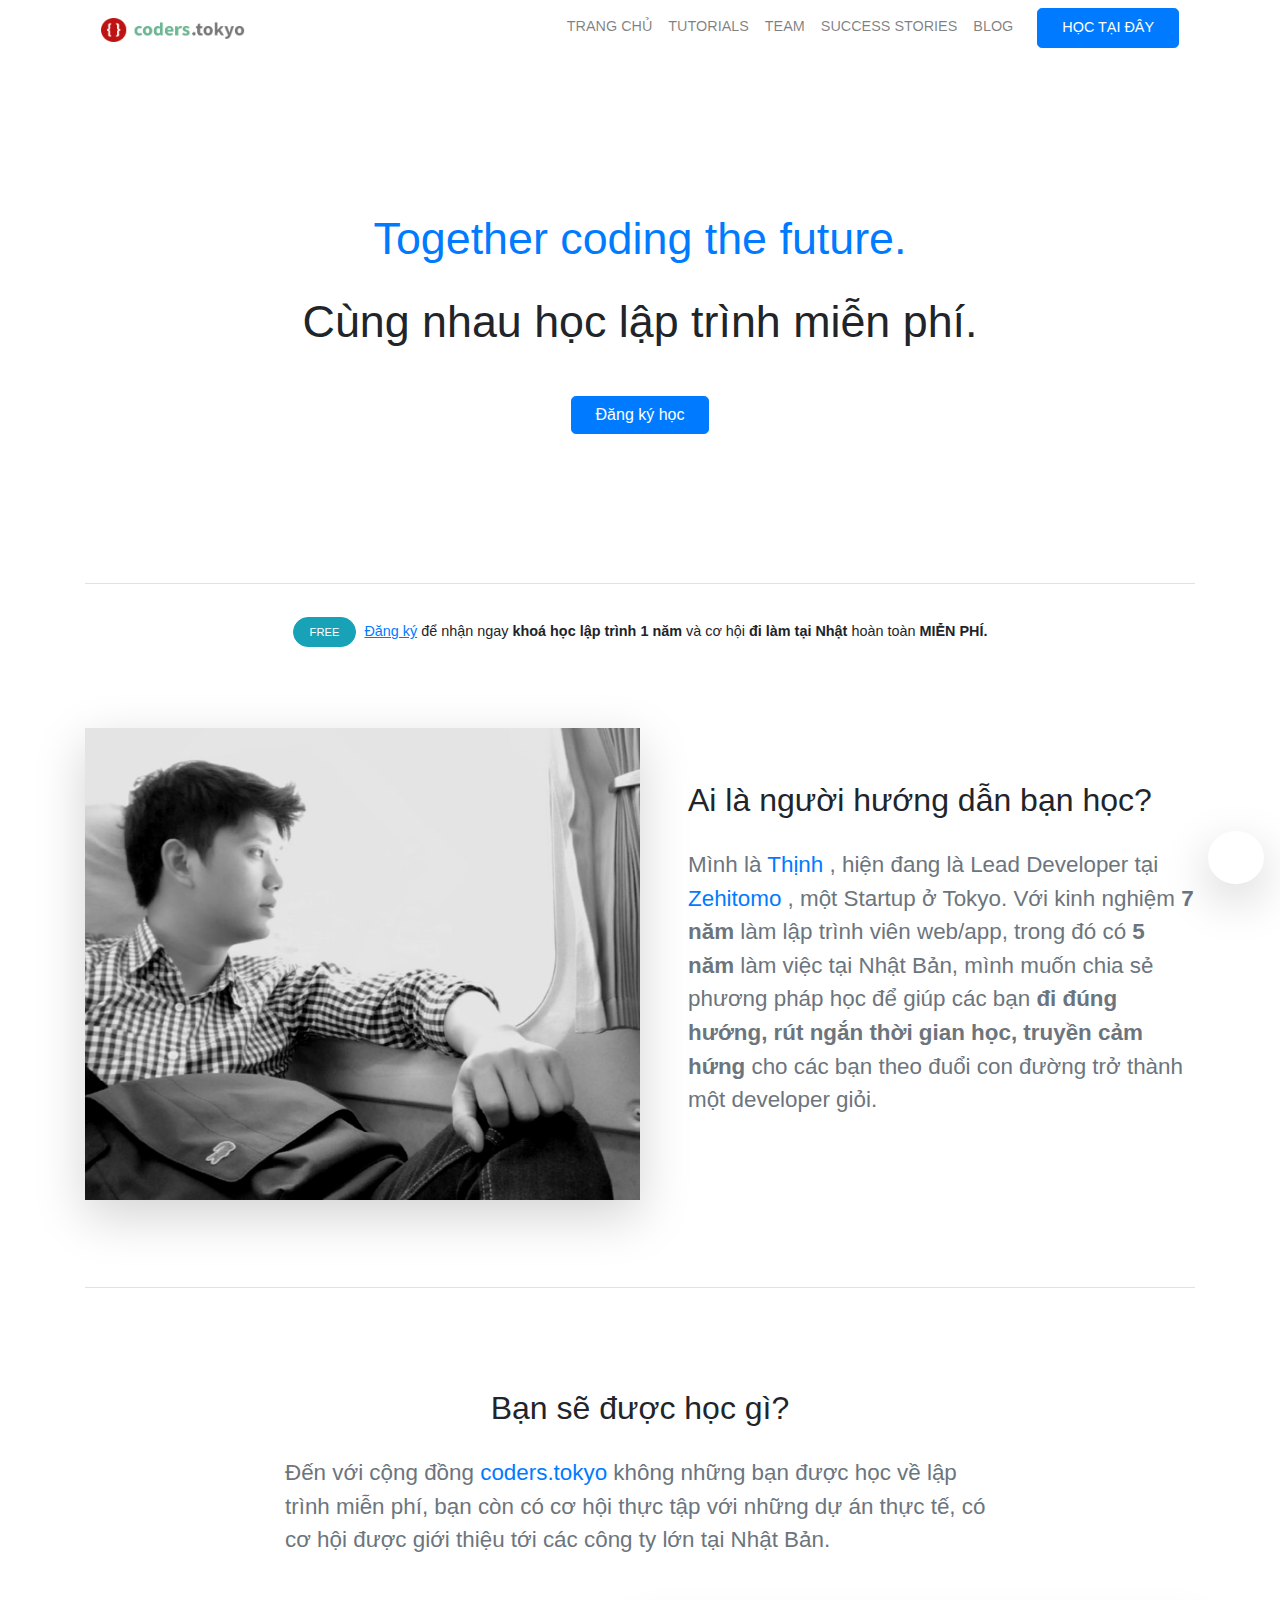
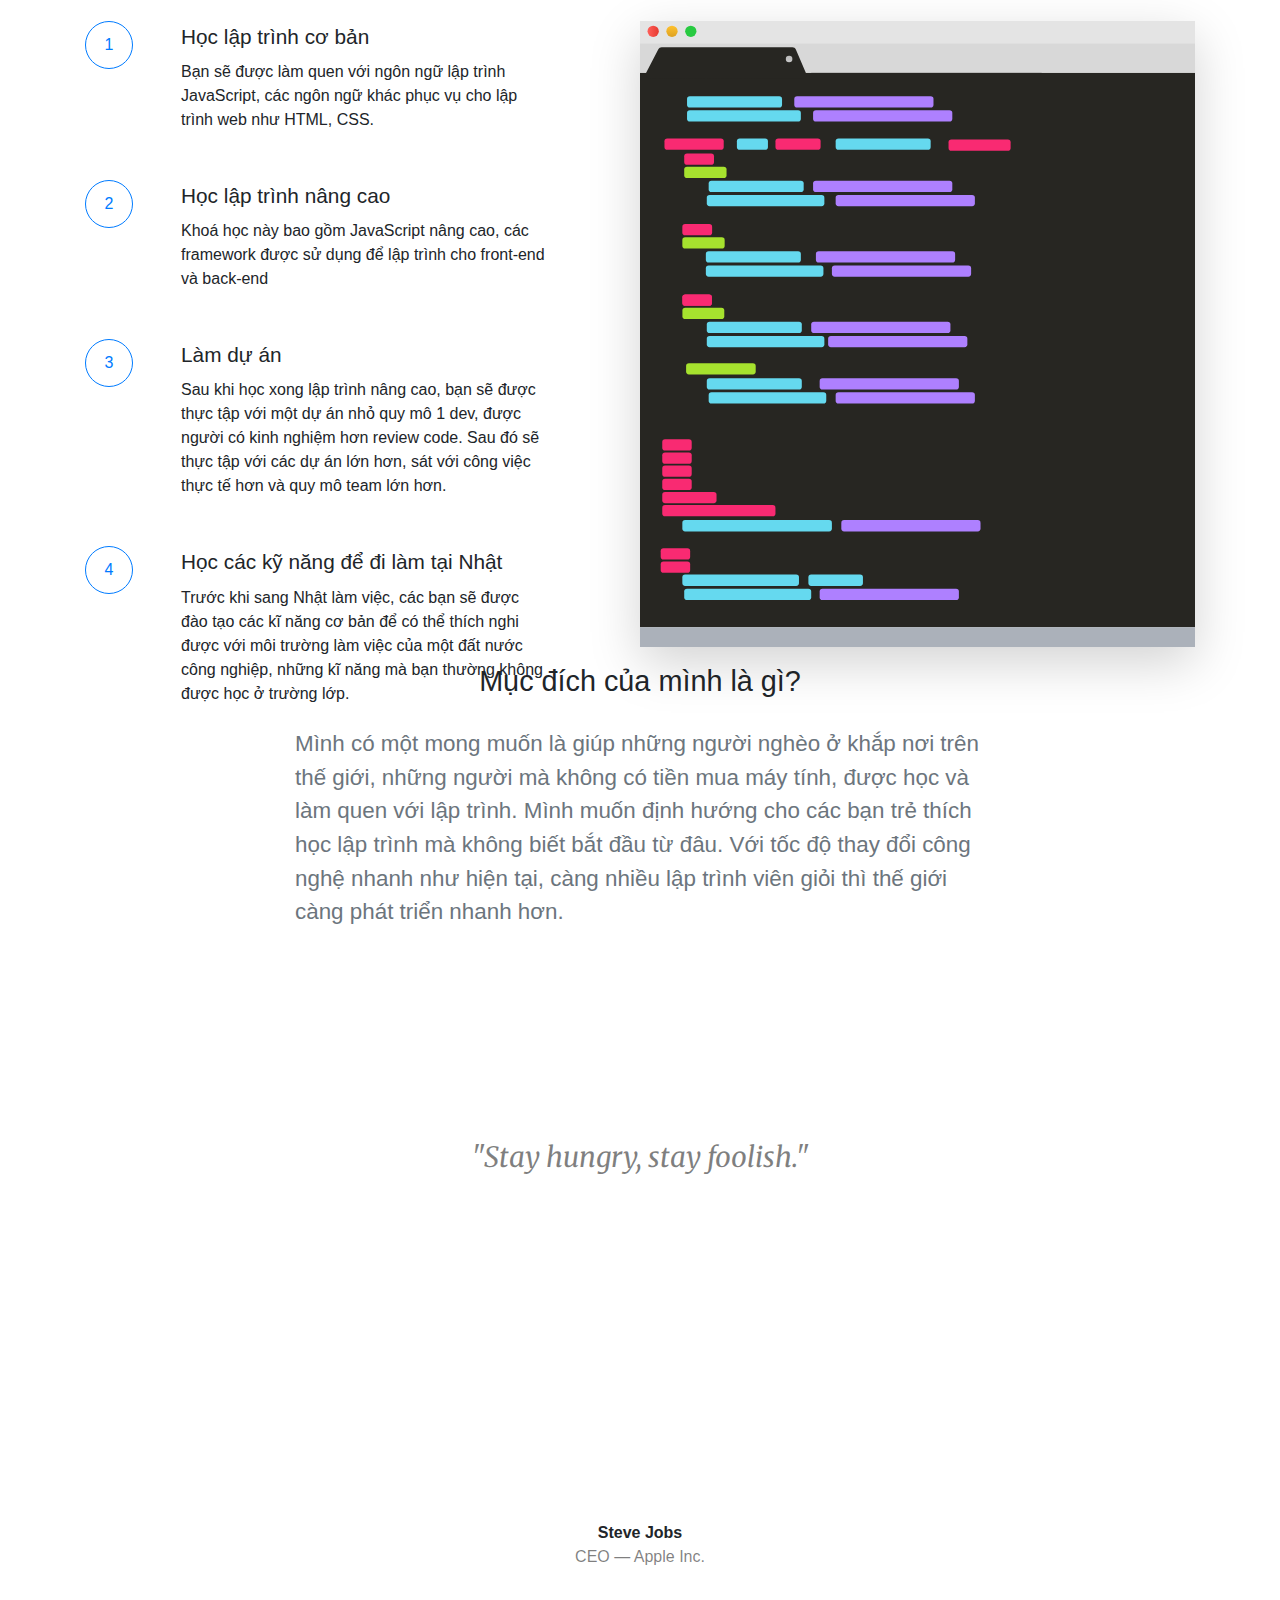
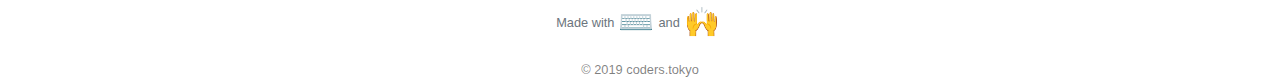
<file: html/index.html>
<!DOCTYPE html>
<html lang="en">
<head>
    <meta charset="UTF-8">
    <meta name="viewport" content="width=device-width, initial-scale=1.0">
    <meta http-equiv="X-UA-Compatible" content="ie=edge">
    <link rel="stylesheet" href="https://stackpath.bootstrapcdn.com/bootstrap/4.3.1/css/bootstrap.min.css" integrity="sha384-ggOyR0iXCbMQv3Xipma34MD+dH/1fQ784/j6cY/iJTQUOhcWr7x9JvoRxT2MZw1T" crossorigin="anonymous">
    <link rel="stylesheet" href="https://use.fontawesome.com/releases/v5.8.2/css/all.css" integrity="sha384-oS3vJWv+0UjzBfQzYUhtDYW+Pj2yciDJxpsK1OYPAYjqT085Qq/1cq5FLXAZQ7Ay" crossorigin="anonymous">
    <link href="https://fonts.googleapis.com/css?family=Merriweather&display=swap" rel="stylesheet">
    <link rel="stylesheet" href="../css/hover.css">
    <link rel="stylesheet" href="../css/style.css">
    <link rel="stylesheet" href="../css/media.css">
    <title>Coders.tokyo - Cộng đồng học lập trình miễn phí | Coders.tokyo - Cộng đồng học lập trình miễn phí</title>
</head>
<body>
    <div class="container">
        <nav class="navbar navbar-expand-md navbar-light flex-lg-row flex-md-column justify-content-md-start align-items-md-start">
            <a class="navbar-brand" href="#">
                <img src="../image/logo@256.png" alt="..." style="width: 9rem; height: 1.5rem">
            </a>
            <button class="navbar-toggler" type="button" data-toggle="collapse" data-target="#navbarTogglerDemo02" aria-controls="navbarTogglerDemo02" aria-expanded="false" aria-label="Toggle navigation">
                <span class="navbar-toggler-icon"></span>
            </button>
            <div class="collapse navbar-collapse width" id="navbarTogglerDemo02">
                <ul class="navbar-nav ml-lg-auto mt-2 mt-lg-0 flex-lg-row flex-md-column width">
                    <li class="nav-item">
                        <ul class="navbar-nav">
                            <li class="nav-item">
                                <a class="nav-link nav-font-size" href="./index.html">TRANG CHỦ</a>
                            </li>
                            <li class="nav-item">
                                <a class="nav-link nav-font-size" href="./tutorials.html">TUTORIALS</a>
                            </li>
                            <li class="nav-item">
                                <a class="nav-link nav-font-size" href="./team.html">TEAM</a>
                            </li>
                            <li class="nav-item">
                                <a class="nav-link nav-font-size" href="./successStories.html">SUCCESS STORIES</a>
                            </li>
                            <li class="nav-item">
                                <a class="nav-link nav-font-size" href="#">BLOG</a>
                            </li>
                        </ul>
                    </li>
                    <li class="nav-item ml-md-auto">
                        <a class="nav-link btn btn-primary text-white pr-4 pl-4 ml-lg-3 mt-md-0 mt-sm-3 rounded-lg nav-font-size" href="#" style="font-weight: 500">HỌC TẠI ĐÂY</a>
                    </li>
                </ul>
            </div>
        </nav>
        <div class="d-flex flex-column justify-content-center align-items-center border-bottom height">
            <div class="d-flex flex-column justify-content-center align-items-center col-lg-8 col-md-7 col-sm-12">
                <p class="m-font-size text-primary" style="text-align: center">Together coding the future.</p>
                <p class="m-font-size" style="text-align: center">Cùng nhau học lập trình miễn phí.</p>
                <a href="#" class="btn btn-primary pl-4 pr-4 rounded-lg mt-4" style="font-weight: 500">Đăng ký học</a>
            </div>
        </div>
        <div class="d-flex flex-row justify-content-center align-items-center mb-5" style="height: 6rem">
            <div class="btn btn-info rounded-pill text-white pr-3 pl-3" style="font-size: 0.7rem; font-weight: 500">FREE</div>
            <div class="b-font-size ml-2" style="text-align: center"><a class="b-font-size mr-1" style="text-decoration: underline" href="#">Đăng ký</a>để nhận ngay <b>khoá học lập trình 1 năm</b> và cơ hội <b>đi làm tại Nhật</b> hoàn toàn <b>MIỄN PHÍ.</b></div>
        </div>
        <div class="border-bottom l-height" style="width: 100%">
            <img class="col-12 col-md-6 float-md-left shadow-lg p-0 mr-5" src="../image/me.jpg" alt="...">
            <div class="d-flex flex-column justify-content-center">
                <div class="mt-lg-5 mt-md-0 mt-5" style="font-size: 2rem">Ai là người hướng dẫn bạn học?</div>
                <p class="mt-4 text-secondary s-font-size">
                    Mình là
                    <a href="#"> Thịnh </a>,
                    hiện đang là Lead Developer tại
                    <a href=""> Zehitomo </a>
                    , một Startup ở Tokyo. Với kinh nghiệm
                    <b>7 năm</b>
                     làm lập trình viên web/app, trong đó có 
                    <b> 5 năm </b>
                    làm việc tại Nhật Bản, mình muốn chia sẻ phương pháp học để giúp các bạn
                    <b> đi đúng hướng, rút ngắn thời gian học, truyền cảm hứng </b>
                    cho các bạn theo đuổi con đường trở thành một developer giỏi.
                </p>
            </div>
        </div>
        <div class="d-flex flex-column justify-content-center align-items-center mt-5">
            <div class="d-flex flex-column justify-content-center align-items-center col-12 col-md-8">
                <div class="mt-lg-5 mt-md-0 mt-5" style="font-size: 2rem">Bạn sẽ được học gì?</div>
                <p class="mt-4 text-secondary s-font-size">
                    Đến với cộng đồng 
                    <a href="#">coders.tokyo</a>
                    không những bạn được học về lập trình miễn phí,
                    bạn còn có cơ hội thực tập với những dự án thực tế, 
                    có cơ hội được giới thiệu tới các công ty lớn tại Nhật Bản.
                </p>
            </div>
            <div class="mt-5 mb-5">
                <img class="shadow-lg col-12 col-md-6 p-0 d-none d-md-flex float-md-right" src="../image/code-editor.svg" alt="..." style="width: 70rem">
                <ul class="list-unstyled">
                   <li>
                       <div class="d-flex flex-row">
                            <div class="mr-5 d-flex flex-column justify-content-center align-items-center border border-primary rounded-circle bg-white text-primary" style="width: 3rem; height: 3rem;">
                                1
                            </div>
                            <div style="width: 23rem">
                                <div style="font-size: 1.3rem">Học lập trình cơ bản</div>
                                <div class="l-font-size mt-2">
                                    Bạn sẽ được làm quen với ngôn ngữ lập trình JavaScript, 
                                    các ngôn ngữ khác phục vụ cho lập trình web như HTML, CSS.
                                </div>
                            </div>
                       </div>
                   </li>
                   <li class="mt-5">
                        <div class="d-flex flex-row">
                             <div class="mr-5 d-flex flex-column justify-content-center align-items-center border border-primary rounded-circle bg-white text-primary" style="width: 3rem; height: 3rem;">
                                 2
                             </div>
                             <div style="width: 23rem">
                                 <div style="font-size: 1.3rem">Học lập trình nâng cao</div>
                                 <div class="l-font-size mt-2">
                                     Khoá học này bao gồm JavaScript nâng cao, 
                                     các framework được sử dụng để lập trình cho front-end và back-end
                                 </div>
                             </div>
                        </div>
                    </li>
                    <li class="mt-5">
                       <div class="d-flex flex-row">
                            <div class="mr-5 d-flex flex-column justify-content-center align-items-center border border-primary rounded-circle bg-white text-primary" style="width: 3rem; height: 3rem;">
                                3
                            </div>
                            <div style="width: 23rem">
                                <div style="font-size: 1.3rem">Làm dự án</div>
                                <div class="l-font-size mt-2">
                                    Sau khi học xong lập trình nâng cao, bạn sẽ được thực tập với một dự án nhỏ quy mô 1 dev, 
                                    được người có kinh nghiệm hơn review code. Sau đó sẽ thực tập với các dự án lớn hơn, 
                                    sát với công việc thực tế hơn và quy mô team lớn hơn.
                                </div>
                            </div>
                       </div>
                   </li>
                   <li class="mt-5">
                        <div class="d-flex flex-row">
                             <div class="mr-5 d-flex flex-column justify-content-center align-items-center border border-primary rounded-circle bg-white text-primary" style="width: 3rem; height: 3rem;">
                                 4
                             </div>
                             <div style="width: 23rem">
                                 <div style="font-size: 1.3rem">Học các kỹ năng để đi làm tại Nhật</div>
                                 <div class="l-font-size mt-2">
                                        Trước khi sang Nhật làm việc, 
                                        các bạn sẽ được đào tạo các kĩ năng cơ bản để có thể thích nghi được 
                                        với môi trường làm việc của một đất nước công nghiệp, 
                                        những kĩ năng mà bạn thường không được học ở trường lớp.
                                 </div>
                             </div>
                        </div>
                    </li> 
                </ul>
            </div>
        </div>
        <div class="container">
            <div class="d-flex flex-column justify-content-center align-items-center" style="height: 50rem;">
                <div class="d-flex flex-column justify-content-center align-items-center">
                    <div class="d-flex flex-column justify-content-center align-items-center">
                        <div style="font-size: 1.8rem">Mục đích của mình là gì?</div>
                        <div class="col-12 col-md-8 s-font-size text-secondary mt-4 mb-5">
                            Mình có một mong muốn là giúp những người nghèo ở khắp nơi trên thế giới, 
                            những người mà không có tiền mua máy tính, 
                            được học và làm quen với lập trình. 
                            Mình muốn định hướng cho các bạn trẻ thích học lập trình mà không biết bắt đầu từ đâu. 
                            Với tốc độ thay đổi công nghệ nhanh như hiện tại, 
                            càng nhiều lập trình viên giỏi thì thế giới càng phát triển nhanh hơn.</div>
                        <div class="text-black-50 m-font col-md-8 col-12">
                            <i>"Stay hungry, stay foolish."</i>
                        </div>
                        <div class="d-flex flex-column justify-content-center align-items-center mt-4">
                            <b>Steve Jobs</b>
                            <div class="text-black-50">CEO — Apple Inc.</div>
                        </div>
                        <div class="d-flex flex-row justify-content-start align-items-center">
                            <a class="m-3 icon-footer" href="#"><i class="fab fa-facebook-f"></i></a>
                            <a class="m-3 icon-footer" href="#"><i class="fab fa-youtube"></i></a>
                            <a class="m-3 icon-footer" href="#"><i class="fab fa-instagram"></i></a>
                        </div>
                        <div class="d-flex flex-row justify-content-center align-items-center">
                            <p class="mr-1 text-secondary" style="font-size: 0.8rem">Made with</p> 
                            <p class="mr-1" style="font-size: 1.8rem"> ⌨️ </p>
                            <p class="mr-1 text-secondary" style="font-size: 0.8rem">and</p> 
                            <p class="mr-1" style="font-size: 1.8rem">🙌</p>  
                        </div>
                        <div class="text-black-50" style="font-size: 0.8rem">
                            © 2019 coders.tokyo
                        </div>
                    </div>
                </div>
            </div>
        </div>
        <div id="chat-box" class="d-none flex-column justify-content-start align-items-center rounded-lg position-fixed bg-white shadow-lg" style="height: 30rem; width: 20rem; bottom: 1rem; right: 1rem;">
            <div class="d-flex flex-row justify-content-between mt-2 chat-box-header" style="width: 95%">
                <div class="d-flex flex-row">
                    <img src="../image/team-TAKF2JHMF" alt="..." style="height: 1.5rem; width: 1.5rem">
                    <p class="ml-1" style="font-size: 1rem; cursor: text;">Bạn cần giúp gì?</p>
                </div>
                <div id="chat-close">
                    <i class="fas fa-times mr-2 chat-close p-1" style="font-size: 0.8rem; cursor: pointer;"></i>
                </div>
            </div>
            <div class="d-flex flex-column border-bottom" style="width: 100%; height: 25rem;">
                <div class="d-flex flex-column justify-content-center align-items-center" style="width: 100%; height: 22rem">
                    <i class="far fa-comments text-black-50" style="font-size: 2rem"></i>
                    <div class="mt-2 text-black-50" style="text-align: center; width: 70%">Send a message, and we’ll reply as soon as we can.</div>
                </div>
                <a class="chat-link" style="width: 100%; font-size: 0.8rem; text-align: center" href="#">powered by <i class="far fa-comment" style="font-size: 0.8"></i> smallchat</a>
            </div>
            <div class="d-flex flex-row align-items-center">
                <input class="border-0 p-3 text-black-50" style="width: 14rem" type="text" placeholder="Send a message...">
                <i class="far fa-smile-beam ml-1 text-black-50 chat-sp" style="font-size: 1.2rem; cursor: pointer;"></i>
                <i class="fas fa-angle-double-right ml-2 text-black-50 chat-sp" style="font-size: 1.2rem; cursor: pointer"></i>
            </div>
        </div>
        <div id="chat-button" class="d-flex flex-column justify-content-center align-items-center rounded-circle position-fixed shadow-lg" style="height: 3.3rem; width: 3.5rem; bottom: 1rem; right: 1rem; cursor: pointer;">
            <i class="far fa-comment" style="font-size: 1.5rem"></i>
        </div>
    </div>
    <script src="../js/chat.js"></script>
    <script src="https://code.jquery.com/jquery-3.3.1.slim.min.js" integrity="sha384-q8i/X+965DzO0rT7abK41JStQIAqVgRVzpbzo5smXKp4YfRvH+8abtTE1Pi6jizo" crossorigin="anonymous"></script>
    <script src="https://cdnjs.cloudflare.com/ajax/libs/popper.js/1.14.7/umd/popper.min.js" integrity="sha384-UO2eT0CpHqdSJQ6hJty5KVphtPhzWj9WO1clHTMGa3JDZwrnQq4sF86dIHNDz0W1" crossorigin="anonymous"></script>
    <script src="https://stackpath.bootstrapcdn.com/bootstrap/4.3.1/js/bootstrap.min.js" integrity="sha384-JjSmVgyd0p3pXB1rRibZUAYoIIy6OrQ6VrjIEaFf/nJGzIxFDsf4x0xIM+B07jRM" crossorigin="anonymous"></script>
</body>
</html>
</file>
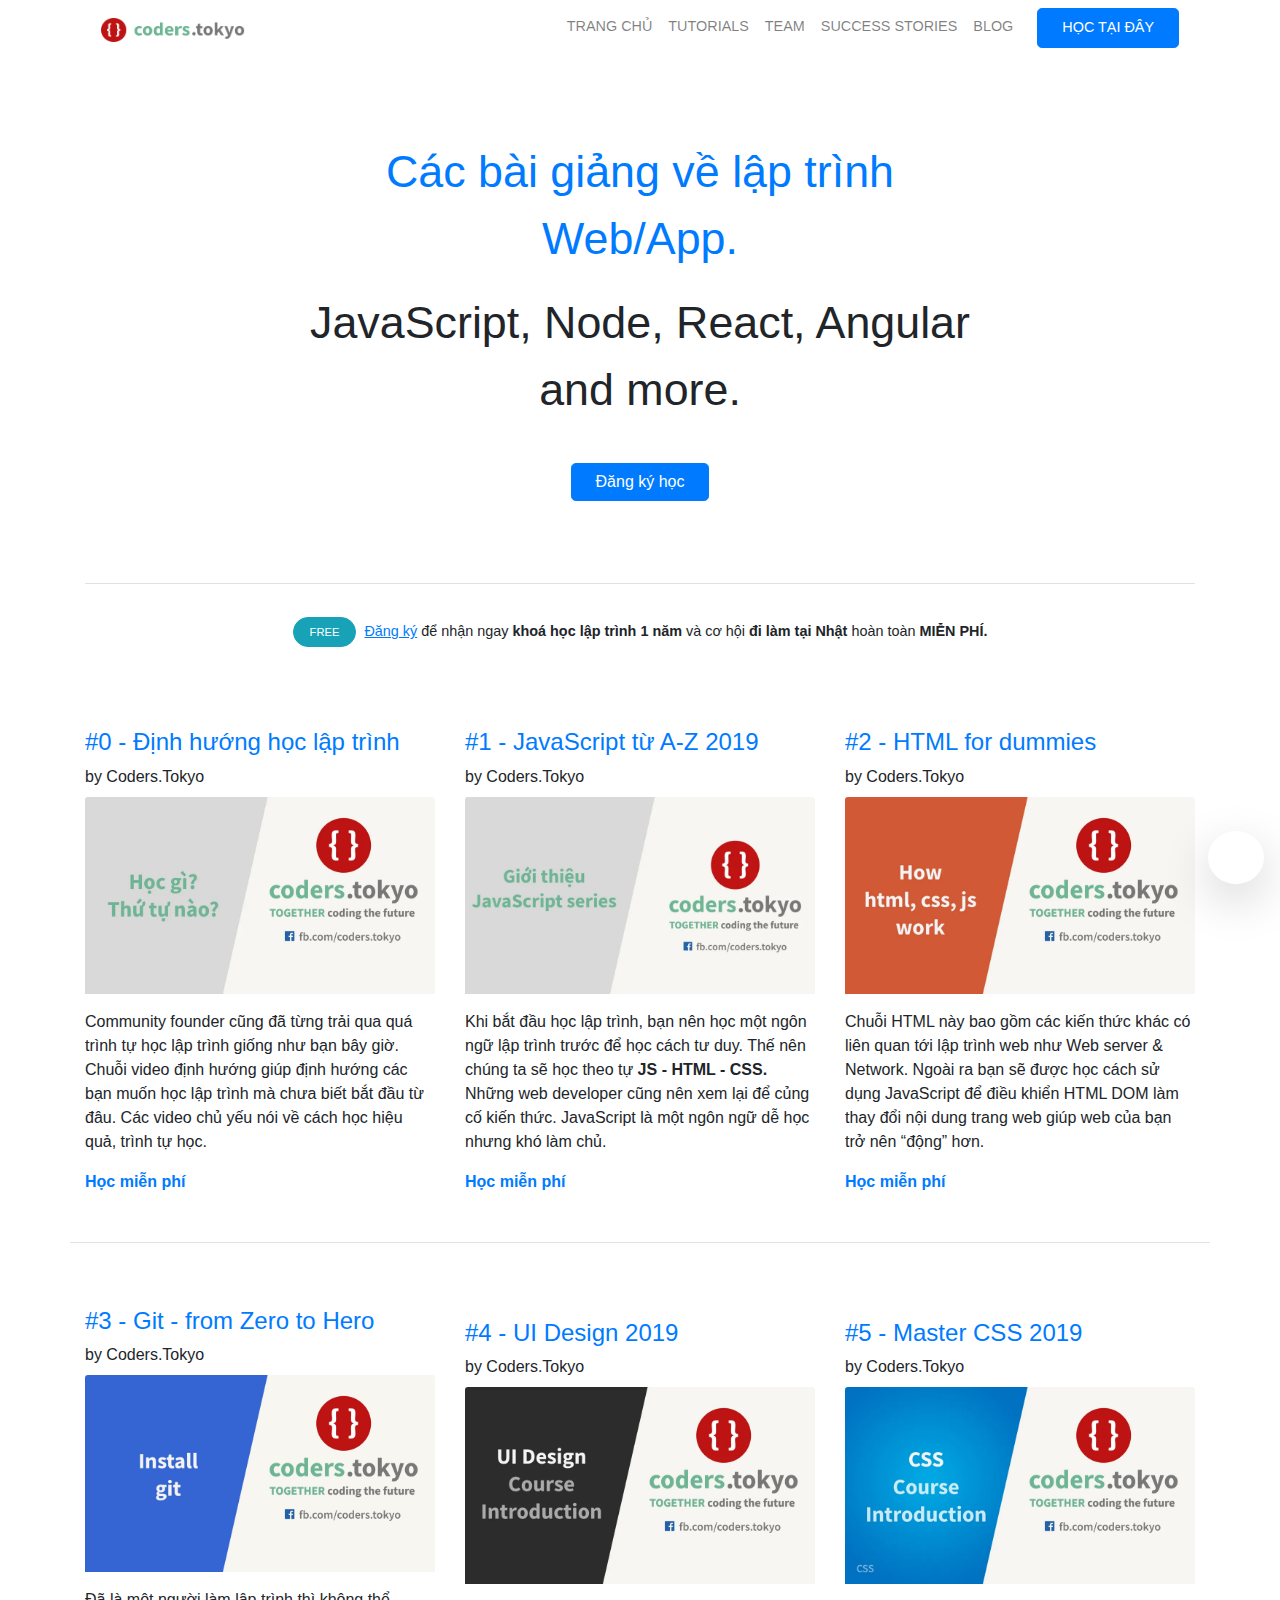
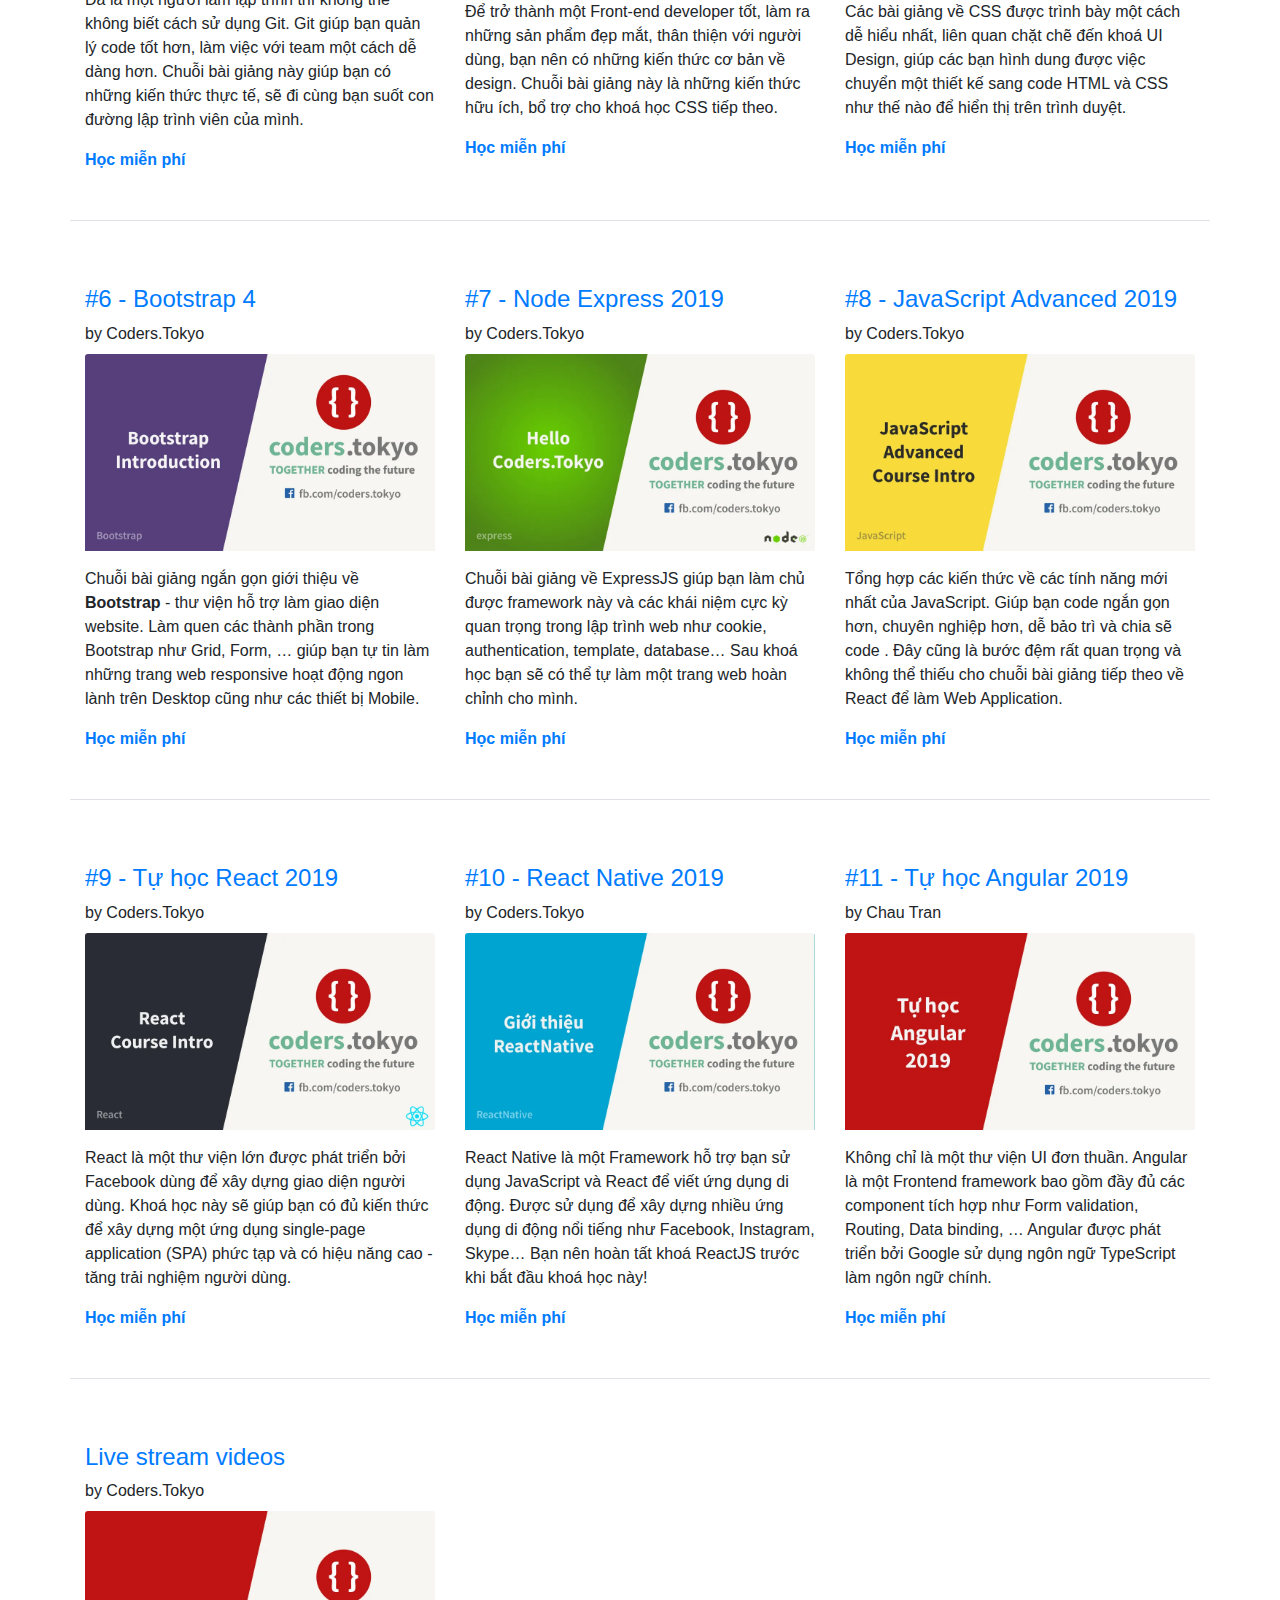
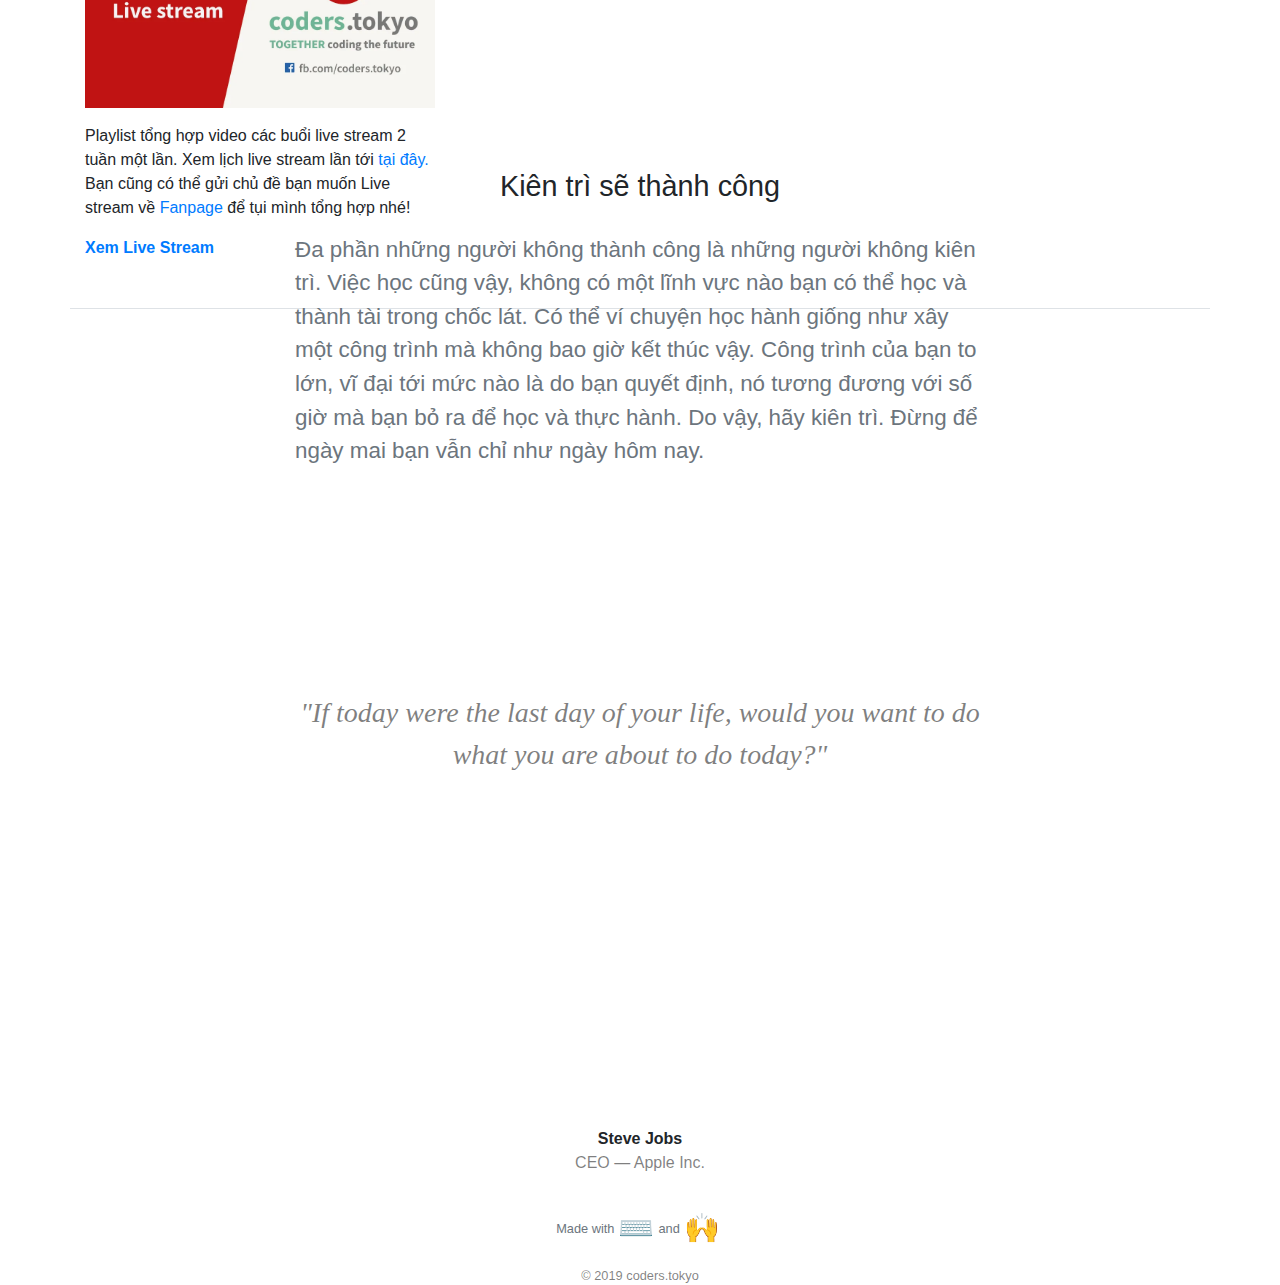
<file: html/tutorials.html>
<!DOCTYPE html>
<html lang="en">
<head>
    <meta charset="UTF-8">
    <meta name="viewport" content="width=device-width, initial-scale=1.0">
    <meta http-equiv="X-UA-Compatible" content="ie=edge">
    <link rel="stylesheet" href="https://stackpath.bootstrapcdn.com/bootstrap/4.3.1/css/bootstrap.min.css" integrity="sha384-ggOyR0iXCbMQv3Xipma34MD+dH/1fQ784/j6cY/iJTQUOhcWr7x9JvoRxT2MZw1T" crossorigin="anonymous">
    <link rel="stylesheet" href="https://use.fontawesome.com/releases/v5.8.2/css/all.css" integrity="sha384-oS3vJWv+0UjzBfQzYUhtDYW+Pj2yciDJxpsK1OYPAYjqT085Qq/1cq5FLXAZQ7Ay" crossorigin="anonymous">
    <link rel="stylesheet" href="../css/hover.css">
    <link rel="stylesheet" href="../css/style.css">
    <link rel="stylesheet" href="../css/media.css">
    <title>Các bài giảng miễn phí về lập trình Web/App | Coders.tokyo - Cộng đồng học lập trình miễn phí</title>
</head>
<body>
    <div class="container">
        <nav class="navbar navbar-expand-md navbar-light flex-lg-row flex-md-column justify-content-md-start align-items-md-start">
            <a class="navbar-brand" href="#">
                <img src="../image/logo@256.png" alt="..." style="width: 9rem; height: 1.5rem">
            </a>
            <button class="navbar-toggler" type="button" data-toggle="collapse" data-target="#navbarTogglerDemo02" aria-controls="navbarTogglerDemo02" aria-expanded="false" aria-label="Toggle navigation">
                <span class="navbar-toggler-icon"></span>
            </button>
            <div class="collapse navbar-collapse width" id="navbarTogglerDemo02">
                <ul class="navbar-nav ml-lg-auto mt-2 mt-lg-0 flex-lg-row flex-md-column width">
                    <li class="nav-item">
                        <ul class="navbar-nav">
                            <li class="nav-item">
                                <a class="nav-link nav-font-size" href="./index.html">TRANG CHỦ</a>
                            </li>
                            <li class="nav-item">
                                <a class="nav-link nav-font-size" href="./tutorials.html">TUTORIALS</a>
                            </li>
                            <li class="nav-item">
                                <a class="nav-link nav-font-size" href="./team.html">TEAM</a>
                            </li>
                            <li class="nav-item">
                                <a class="nav-link nav-font-size" href="./successStories.html">SUCCESS STORIES</a>
                            </li>
                            <li class="nav-item">
                                <a class="nav-link nav-font-size" href="#">BLOG</a>
                            </li>
                        </ul>
                    </li>
                    <li class="nav-item ml-md-auto">
                        <a class="nav-link btn btn-primary text-white pr-4 pl-4 ml-lg-3 mt-md-0 mt-sm-3 rounded-lg nav-font-size" href="#" style="font-weight: 500">HỌC TẠI ĐÂY</a>
                    </li>
                </ul>
            </div>
        </nav>
        <div class="d-flex flex-column justify-content-center align-items-center border-bottom height">
            <div class="d-flex flex-column justify-content-center align-items-center col-lg-8 col-md-7 col-sm-12">
                <p class="m-font-size text-primary" style="text-align: center">Các bài giảng về lập trình Web/App.</p>
                <p class="m-font-size" style="text-align: center">JavaScript, Node, React, Angular and more.</p>
                <a href="#" class="btn btn-primary pl-4 pr-4 rounded-lg mt-4" style="font-weight: 500">Đăng ký học</a>
            </div>
        </div>
        <div class="d-flex flex-row justify-content-center align-items-center" style="height: 6rem">
            <div class="btn btn-info rounded-pill text-white pr-3 pl-3" style="font-size: 0.7rem; font-weight: 500">FREE</div>
            <div class="b-font-size ml-2" style="text-align: center"><a class="b-font-size mr-1" style="text-decoration: underline" href="#">Đăng ký</a>để nhận ngay <b>khoá học lập trình 1 năm</b> và cơ hội <b>đi làm tại Nhật</b> hoàn toàn <b>MIỄN PHÍ.</b></div>
        </div>
        <div>
            <ul class="row justify-content-center align-items-center list-unstyled border-bottom">
                <li class="col-12 col-md-4 mb-5 mt-5">
                    <div class="card border-0">
                        <div class="mb-2">
                          <h4 class="text-primary">#0 - Định hướng học lập trình</h4>
                          <div>by Coders.Tokyo</div>
                        </div>
                        <img src="../image/0-dinh-huong.webp" class="card-img-top" alt="...">
                        <div class="card-body p-0 pt-3" style="width: 100%">
                          <p class="card-text">
                            Community founder cũng đã từng trải qua quá trình tự học lập trình giống như bạn bây giờ. 
                            Chuỗi video định hướng giúp định hướng các bạn muốn học lập trình mà chưa biết bắt đầu từ đâu. 
                            Các video chủ yếu nói về cách học hiệu quả, trình tự học.
                          </p>
                          <a href="#"><b>Học miễn phí</b></a>
                        </div>
                    </div>
                </li>
                <li class="col-12 col-md-4 mb-5 mt-5">
                    <div class="card border-0">
                        <div class="mb-2">
                          <h4 class="text-primary">#1 - JavaScript từ A-Z 2019</h4>
                          <div>by Coders.Tokyo</div>
                        </div>
                        <img src="../image/1-js.webp" class="card-img-top" alt="...">
                        <div class="card-body p-0 pt-3" style="width: 100%">
                          <p class="card-text">
                            Khi bắt đầu học lập trình, bạn nên học một ngôn ngữ lập trình trước để học cách tư duy. 
                            Thế nên chúng ta sẽ học theo tự  <b>JS - HTML - CSS.</b> Những web developer cũng nên xem lại để củng cố kiến thức. 
                            JavaScript là một ngôn ngữ dễ học nhưng khó làm chủ.
                          </p>
                          <a href="#"><b>Học miễn phí</b></a>
                        </div>
                    </div>
                </li>
                <li class="col-12 col-md-4 mb-5 mt-5">
                    <div class="card border-0">
                        <div class="mb-2">
                          <h4 class="text-primary">#2 - HTML for dummies</h4>
                          <div>by Coders.Tokyo</div>
                        </div>
                        <img src="../image/2-html.webp" class="card-img-top" alt="...">
                        <div class="card-body p-0 pt-3" style="width: 100%">
                          <p class="card-text">
                            Chuỗi HTML này bao gồm các kiến thức khác có liên quan tới lập trình web như Web server & Network. 
                            Ngoài ra bạn sẽ được học cách sử dụng JavaScript 
                            để điều khiển HTML DOM làm thay đổi nội dung trang web giúp web của bạn trở nên “động” hơn.
                          </p>
                          <a href="#"><b>Học miễn phí</b></a>
                        </div>
                    </div>
                </li>
            </ul>
            <ul class="row justify-content-center align-items-center list-unstyled border-bottom">
                <li class="col-12 col-md-4 mb-5 mt-5">
                    <div class="card border-0">
                        <div class="mb-2">
                          <h4 class="text-primary">#3 - Git - from Zero to Hero</h4>
                          <div>by Coders.Tokyo</div>
                        </div>
                        <img src="../image/3-git.png" class="card-img-top" alt="...">
                        <div class="card-body p-0 pt-3" style="width: 100%">
                          <p class="card-text">
                            Đã là một người làm lập trình thì không thể không biết cách sử dụng Git. 
                            Git giúp bạn quản lý code tốt hơn, làm việc với team một cách dễ dàng hơn. 
                            Chuỗi bài giảng này giúp bạn có những kiến thức thực tế, 
                            sẽ đi cùng bạn suốt con đường lập trình viên của mình.
                          </p>
                          <a href="#"><b>Học miễn phí</b></a>
                        </div>
                    </div>
                </li>
                <li class="col-12 col-md-4 mb-5 mt-5">
                    <div class="card border-0">
                        <div class="mb-2">
                          <h4 class="text-primary">#4 - UI Design 2019</h4>
                          <div>by Coders.Tokyo</div>
                        </div>
                        <img src="../image/4-design.webp" class="card-img-top" alt="...">
                        <div class="card-body p-0 pt-3" style="width: 100%">
                          <p class="card-text">
                            Để trở thành một Front-end developer tốt, 
                            làm ra những sản phẩm đẹp mắt, thân thiện với người dùng, 
                            bạn nên có những kiến thức cơ bản về design. 
                            Chuỗi bài giảng này là những kiến thức hữu ích, 
                            bổ trợ cho khoá học CSS tiếp theo.
                          </p>
                          <a href="#"><b>Học miễn phí</b></a>
                        </div>
                    </div>
                </li>
                <li class="col-12 col-md-4 mb-5 mt-5">
                    <div class="card border-0">
                        <div class="mb-2">
                          <h4 class="text-primary">#5 - Master CSS 2019</h4>
                          <div>by Coders.Tokyo</div>
                        </div>
                        <img src="../image/5-css.webp" class="card-img-top" alt="...">
                        <div class="card-body p-0 pt-3" style="width: 100%">
                          <p class="card-text">
                            Các bài giảng về CSS được trình bày một cách dễ hiểu nhất, liên quan chặt chẽ đến khoá UI Design, 
                            giúp các bạn hình dung được việc chuyển một thiết kế sang code HTML và CSS như thế nào để hiển thị trên trình duyệt.
                          </p>
                          <a href="#"><b>Học miễn phí</b></a>
                        </div>
                    </div>
                </li>
            </ul>
            <ul class="row justify-content-center align-items-center list-unstyled border-bottom">
                <li class="col-12 col-md-4 mb-5 mt-5">
                    <div class="card border-0">
                        <div class="mb-2">
                          <h4 class="text-primary">#6 - Bootstrap 4</h4>
                          <div>by Coders.Tokyo</div>
                        </div>
                        <img src="../image/6-bootstrap.webp" class="card-img-top" alt="...">
                        <div class="card-body p-0 pt-3" style="width: 100%">
                          <p class="card-text">
                            Chuỗi bài giảng ngắn gọn giới thiệu về <b>Bootstrap</b> - thư viện hỗ trợ làm giao diện website. Làm quen các thành phần trong Bootstrap như Grid, Form, … 
                            giúp bạn tự tin làm những trang web responsive hoạt động ngon lành trên Desktop cũng như các thiết bị Mobile.
                          </p>
                          <a href="#"><b>Học miễn phí</b></a>
                        </div>
                    </div>
                </li>
                <li class="col-12 col-md-4 mb-5 mt-5">
                    <div class="card border-0">
                        <div class="mb-2">
                          <h4 class="text-primary">#7 - Node Express 2019</h4>
                          <div>by Coders.Tokyo</div>
                        </div>
                        <img src="../image/7-express.webp" class="card-img-top" alt="...">
                        <div class="card-body p-0 pt-3" style="width: 100%">
                          <p class="card-text">
                            Chuỗi bài giảng về ExpressJS giúp bạn làm chủ được framework này và các khái niệm cực kỳ quan trọng trong lập trình web như cookie, 
                            authentication, template, database… 
                            Sau khoá học bạn sẽ có thể tự làm một trang web hoàn chỉnh cho mình.
                          </p>
                          <a href="#"><b>Học miễn phí</b></a>
                        </div>
                    </div>
                </li>
                <li class="col-12 col-md-4 mb-5 mt-5">
                    <div class="card border-0">
                        <div class="mb-2">
                          <h4 class="text-primary">#8 - JavaScript Advanced 2019</h4>
                          <div>by Coders.Tokyo</div>
                        </div>
                        <img src="../image/8-js-advanced.webp" class="card-img-top" alt="...">
                        <div class="card-body p-0 pt-3" style="width: 100%">
                          <p class="card-text">
                            Tổng hợp các kiến thức về các tính năng mới nhất của JavaScript. 
                            Giúp bạn code ngắn gọn hơn, chuyên nghiệp hơn, dễ bảo trì và chia sẽ code . 
                            Đây cũng là bước đệm rất quan trọng và không thể thiếu cho chuỗi bài giảng tiếp theo về React để làm Web Application.
                          </p>
                          <a href="#"><b>Học miễn phí</b></a>
                        </div>
                    </div>
                </li>
            </ul>
            <ul class="row justify-content-center align-items-center list-unstyled border-bottom">
                <li class="col-12 col-md-4 mb-5 mt-5">
                    <div class="card border-0">
                        <div class="mb-2">
                          <h4 class="text-primary">#9 - Tự học React 2019</h4>
                          <div>by Coders.Tokyo</div>
                        </div>
                        <img src="../image/9-react.webp" class="card-img-top" alt="...">
                        <div class="card-body p-0 pt-3" style="width: 100%">
                          <p class="card-text">
                            React là một thư viện lớn được phát triển bởi Facebook dùng để xây dựng giao diện người dùng. 
                            Khoá học này sẽ giúp bạn có đủ kiến thức để xây dựng một ứng dụng single-page application (SPA) 
                            phức tạp và có hiệu năng cao - tăng trải nghiệm người dùng.
                          </p>
                          <a href="#"><b>Học miễn phí</b></a>
                        </div>
                    </div>
                </li>
                <li class="col-12 col-md-4 mb-5 mt-5">
                    <div class="card border-0">
                        <div class="mb-2">
                          <h4 class="text-primary">#10 - React Native 2019</h4>
                          <div>by Coders.Tokyo</div>
                        </div>
                        <img src="../image/10-react-native.webp" class="card-img-top" alt="...">
                        <div class="card-body p-0 pt-3" style="width: 100%">
                          <p class="card-text">
                            React Native là một Framework hỗ trợ bạn sử dụng JavaScript và React để viết ứng dụng di động. 
                            Được sử dụng để xây dựng nhiều ứng dụng di động nổi tiếng như Facebook, Instagram, Skype… 
                            Bạn nên hoàn tất khoá ReactJS trước khi bắt đầu khoá học này!
                          </p>
                          <a href="#"><b>Học miễn phí</b></a>
                        </div>
                    </div>
                </li>
                <li class="col-12 col-md-4 mb-5 mt-5">
                    <div class="card border-0">
                        <div class="mb-2">
                          <h4 class="text-primary">#11 - Tự học Angular 2019</h4>
                          <div>by Chau Tran</div>
                        </div>
                        <img src="../image/11-angular.webp" class="card-img-top" alt="...">
                        <div class="card-body p-0 pt-3" style="width: 100%">
                          <p class="card-text">
                            Không chỉ là một thư viện UI đơn thuần. 
                            Angular là một Frontend framework bao gồm đầy đủ các component tích hợp như Form validation, 
                            Routing, Data binding, … 
                            Angular được phát triển bởi Google sử dụng ngôn ngữ TypeScript làm ngôn ngữ chính.
                          </p>
                          <a href="#"><b>Học miễn phí</b></a>
                        </div>
                    </div>
                </li>
            </ul>
            <ul class="row list-unstyled border-bottom align-items-center">
                <li class="col-12 col-md-4 mb-5 mt-5">
                    <div class="card border-0">
                        <div class="mb-2">
                          <h4 class="text-primary">Live stream videos</h4>
                          <div>by Coders.Tokyo</div>
                        </div>
                        <img src="../image/12-live-stream.webp" class="card-img-top" alt="...">
                        <div class="card-body p-0 pt-3" style="width: 100%">
                          <p class="card-text">
                            Playlist tổng hợp video các buổi live stream 2 tuần một lần. Xem lịch live stream lần tới 
                            <a href="#">tại đây.</a> 
                            Bạn cũng có thể gửi chủ đề bạn muốn Live stream về 
                            <a href=""> Fanpage </a> 
                            để tụi mình tổng hợp nhé!
                          </p>
                          <a href="#"><b>Xem Live Stream</b></a>
                        </div>
                    </div>
                </li>
            </ul>              
        </div>
        <div class="container">
            <div class="d-flex flex-column justify-content-center align-items-center" style="height: 50rem;">
                <div class="d-flex flex-column justify-content-center align-items-center">
                    <div class="d-flex flex-column justify-content-center align-items-center">
                        <div style="font-size: 1.8rem">Kiên trì sẽ thành công</div>
                        <div class="col-12 col-md-8 s-font-size text-secondary mt-4 mb-5">
                            Đa phần những người không thành công là những người không kiên trì. 
                            Việc học cũng vậy, không có một lĩnh vực nào bạn có thể học và thành tài trong chốc lát. 
                            Có thể ví chuyện học hành giống như xây một công trình mà không bao giờ kết thúc vậy. 
                            Công trình của bạn to lớn, vĩ đại tới mức nào là do bạn quyết định, 
                            nó tương đương với số giờ mà bạn bỏ ra để học và thực hành. 
                            Do vậy, hãy kiên trì. Đừng để ngày mai bạn vẫn chỉ như ngày hôm nay.
                        </div>
                        <div class="text-black-50 m-font col-md-8 col-12">
                            <i>"If today were the last day of your life, would you want to do what you are about to do today?"</i>
                        </div>
                        <div class="d-flex flex-column justify-content-center align-items-center mt-4">
                            <b>Steve Jobs</b>
                            <div class="text-black-50">CEO — Apple Inc.</div>
                        </div>
                        <div class="d-flex flex-row justify-content-start align-items-center">
                            <a class="m-3 icon-footer" href="#"><i class="fab fa-facebook-f"></i></a>
                            <a class="m-3 icon-footer" href="#"><i class="fab fa-youtube"></i></a>
                            <a class="m-3 icon-footer" href="#"><i class="fab fa-instagram"></i></a>
                        </div>
                        <div class="d-flex flex-row justify-content-center align-items-center">
                            <p class="mr-1 text-secondary" style="font-size: 0.8rem">Made with</p> 
                            <p class="mr-1" style="font-size: 1.8rem"> ⌨️ </p>
                            <p class="mr-1 text-secondary" style="font-size: 0.8rem">and</p> 
                            <p class="mr-1" style="font-size: 1.8rem">🙌</p>  
                        </div>
                        <div class="text-black-50" style="font-size: 0.8rem">
                            © 2019 coders.tokyo
                        </div>
                    </div>
                </div>
            </div>
        </div>    
        <div id="chat-box" class="d-none flex-column justify-content-start align-items-center rounded-lg position-fixed bg-white shadow-lg" style="height: 30rem; width: 20rem; bottom: 1rem; right: 1rem;">
            <div class="d-flex flex-row justify-content-between mt-2 chat-box-header" style="width: 95%">
                <div class="d-flex flex-row">
                    <img src="../image/team-TAKF2JHMF" alt="..." style="height: 1.5rem; width: 1.5rem">
                    <p class="ml-1" style="font-size: 1rem; cursor: text;">Bạn cần giúp gì?</p>
                </div>
                <div id="chat-close">
                    <i class="fas fa-times mr-2 chat-close p-1" style="font-size: 0.8rem; cursor: pointer;"></i>
                </div>
            </div>
            <div class="d-flex flex-column border-bottom" style="width: 100%; height: 25rem;">
                <div class="d-flex flex-column justify-content-center align-items-center" style="width: 100%; height: 22rem">
                    <i class="far fa-comments text-black-50" style="font-size: 2rem"></i>
                    <div class="mt-2 text-black-50" style="text-align: center; width: 70%">Send a message, and we’ll reply as soon as we can.</div>
                </div>
                <a class="chat-link" style="width: 100%; font-size: 0.8rem; text-align: center" href="#">powered by <i class="far fa-comment" style="font-size: 0.8"></i> smallchat</a>
            </div>
            <div class="d-flex flex-row align-items-center">
                <input class="border-0 p-3 text-black-50" style="width: 14rem" type="text" placeholder="Send a message...">
                <i class="far fa-smile-beam ml-1 text-black-50 chat-sp" style="font-size: 1.2rem; cursor: pointer;"></i>
                <i class="fas fa-angle-double-right ml-2 text-black-50 chat-sp" style="font-size: 1.2rem; cursor: pointer"></i>
            </div>
        </div>
        <div id="chat-button" class="d-flex flex-column justify-content-center align-items-center rounded-circle position-fixed shadow-lg" style="height: 3.3rem; width: 3.5rem; bottom: 1rem; right: 1rem; cursor: pointer;">
            <i class="far fa-comment" style="font-size: 1.5rem"></i>
        </div>
    </div>
    <script src="../js/chat.js"></script>
    <script src="https://code.jquery.com/jquery-3.3.1.slim.min.js" integrity="sha384-q8i/X+965DzO0rT7abK41JStQIAqVgRVzpbzo5smXKp4YfRvH+8abtTE1Pi6jizo" crossorigin="anonymous"></script>
    <script src="https://cdnjs.cloudflare.com/ajax/libs/popper.js/1.14.7/umd/popper.min.js" integrity="sha384-UO2eT0CpHqdSJQ6hJty5KVphtPhzWj9WO1clHTMGa3JDZwrnQq4sF86dIHNDz0W1" crossorigin="anonymous"></script>
    <script src="https://stackpath.bootstrapcdn.com/bootstrap/4.3.1/js/bootstrap.min.js" integrity="sha384-JjSmVgyd0p3pXB1rRibZUAYoIIy6OrQ6VrjIEaFf/nJGzIxFDsf4x0xIM+B07jRM" crossorigin="anonymous"></script>
</body>
</html>
</file>
<file: css/hover.css>
.chat-box-header:hover .chat-close {
    background: #e7e6e6
}

.chat-link:hover {
    color: rgb(161, 161, 161);
    text-decoration: none;
}

.chat-sp:hover {
    transform: scale(1.1);
    color: #979797
}

.icon-footer:hover {
    color: #5f5f5f;
    transform: scale(1.1)
}
</file>
<file: css/style.css>
.chat-close {
    transition: all 0.2s
}

.chat-link {
    color: #dbdbdb;
    transition: all 0.2s
}

.chat-sp {
    transition: all 0.2s
}

.m-font {
    font-family: 'Merriweather', serif;
    font-size: 1.75rem;
    text-align: center
}

.icon-footer {
    color: rgb(153, 153, 153);
    font-size: 0.9rem;
    transition: all 0.2s
}

.nav-font-size {
    font-size: 0.9rem;
    transition: all 0.2s 
}

.m-font-size {
    font-size: 2.8rem;
    transition: all 0.2s
}

.b-font-size {
    font-size: 0.9rem;
}

.s-font-size {
    font-size: 1.4rem
}

.height {
    height: 33rem;
    transition: all 0.2s
}

.l-height {
    height: 35rem;
}

.l-font-size {
    font-size: 1rem
}
</file>
<file: css/media.css>
@media (max-width: 1080px) {
    .nav-font-size {
        font-size: 0.8rem
    }

    .m-font-size {
        font-size: 2.4rem
    }

    .b-font-size {
        font-size: 0.9rem
    }
}

@media (max-width: 991px) {
    .width {
        width: 100%
    }
}

@media (max-width: 767px) {
    .width {
        width: auto
    }

    .m-font-size {
        font-size: 1.8rem
    }

    .height {
        height: 20rem;
    }

    .s-font-size {
        font-size: 1.1rem
    }

    .l-height {
        height: 100%;
    }

    .l-font-size {
        font-size: 0.88rem
    }
}
</file>
